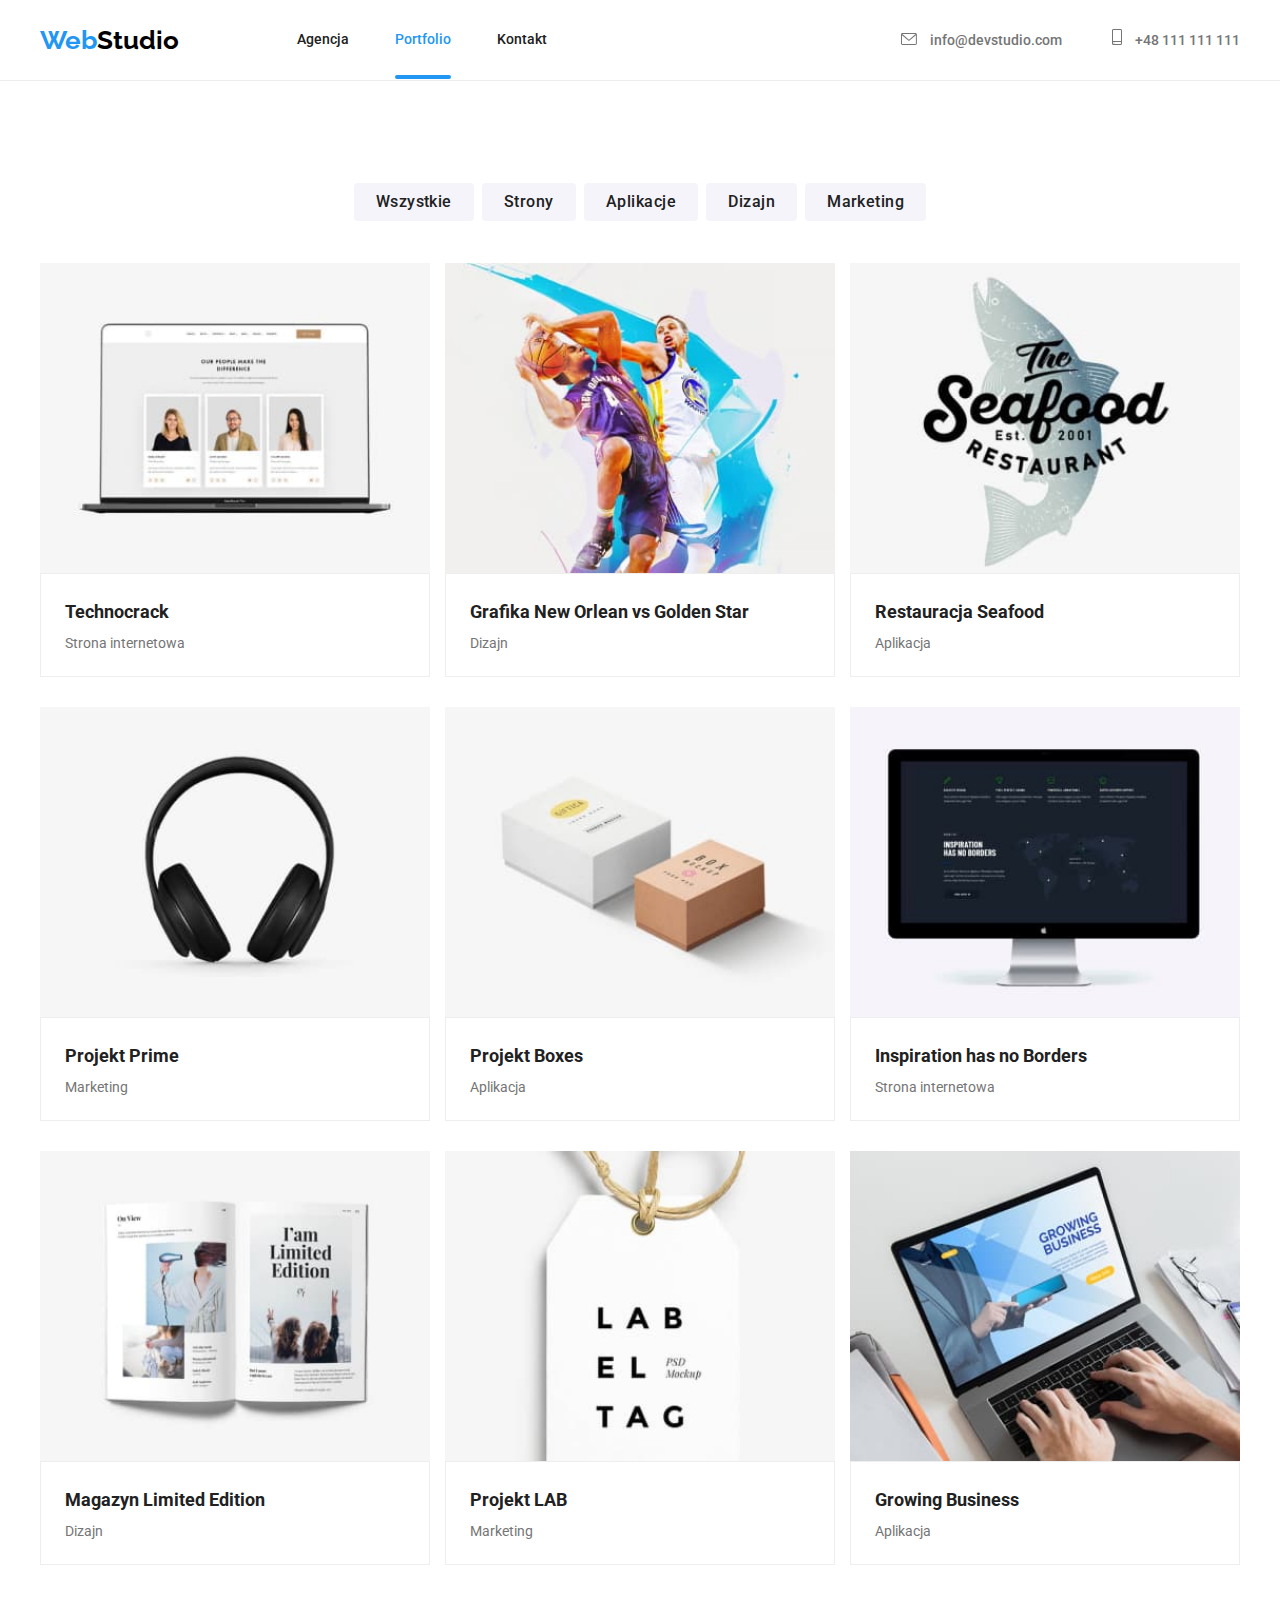
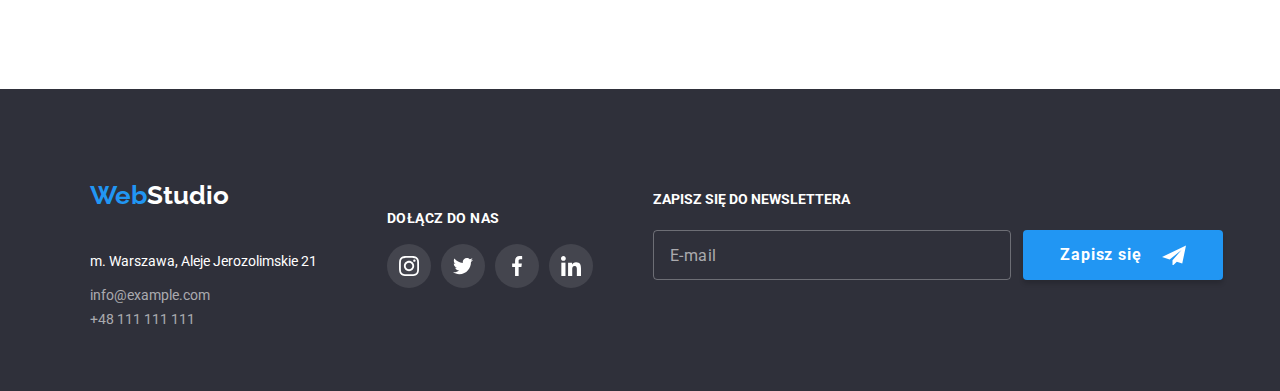
<file: portfolio.html>
<!DOCTYPE html>
<html lang="pl">
  <head>
    <link
    rel="stylesheet"
    href="https://cdnjs.cloudflare.com/ajax/libs/modern-normalize/1.0.0/modern-normalize.min.css"
    />
    <meta charset="utf-8" />
    <meta http-equiv="x-ua-compatible" content="ie=edge" />
    <meta name="viewport" content="width=device-width, initial-scale=1.0" />
    <link rel="stylesheet" href="./css/main.min.css" />
    <link rel="preconnect" href="https://fonts.googleapis.com" />
    <link rel="preconnect" href="https://fonts.gstatic.com" crossorigin />
    <link
      href="https://fonts.googleapis.com/css2?family=Raleway:wght@700&family=Roboto:ital,wght@0,400;0,500;0,700;0,900;1,400;1,500;1,700;1,900&display=swap"
      rel="stylesheet"
    />
    <meta name="viewport" content="width=device-width, initial-scale=1.0" />
    <title>WebStudio</title>
  </head>

  <body>
    <!-- Header -->
    <header class="header">
      <div class="container header__section">
            <a
              class="logo link"
              href="https://vigab.github.io/goit-markup-hw-08/"
            >
              <h2 class="logo__part1">Web<span class="logo__part2">Studio</span></h2>
            </a>
            <nav class="nav">
              <ul class="nav__list">
                <li class="nav__item">
                  <a class="nav__link link" href="index.html">Agencja</a>
                </li>
                <li class="nav__item">
                  <a class="nav__link nav__link--acitvepage link" href="portfolio.html">Portfolio</a>
                </li>
                <li class="nav__item">
                  <a class="nav__link link" href="kontakt.html">Kontakt</a>
                </li>
              </ul>
            </nav>
            <ul class="contact">
              <li class="contact__item">
                <a class="contact__link link" href="mailto:info@devstudio.com">
                  <svg class="contact__icon" width="16px" height="12px">
                    <use href="./images/icons.svg#icon-email"></use>
                  </svg>
                info@devstudio.com</a>
              </li>
              <li class="contact__item">
                <a class="contact__link link" href="tel:+48111111111"
                  >
                  <svg class="contact__icon" width="10px" height="16px">
                    <use href="./images/icons.svg#icon-tel"></use>
                  </svg>
                  +48 111 111 111</a
                >
              </li>
            </ul>
            <div class="mobile-overlay visually-hidden">
              <nav>
                <ul class="mobile-menu">
                  <li class="mobile-menu__item">
                    <a class="link mobile-menu__link" href="index.html">Agencja</a>
                  </li>
                  <li class="mobile-menu__item">
                    <a class="link mobile-menu__link" href="portfolio.html">Portfolio</a>
                  </li>
                  <li class="mobile-menu__item">
                    <a class="link mobile-menu__link" href="">Kontakt</a>
                  </li>
                </ul>
              </nav>
              <ul class="mobile-overlay__contacts">
                <li class="mobile-overlay__item">
                  <a class="link mobile-overlay__item--phone" href="tel:+48111111111"
                    >+48 111 111 111</a
                  >
                </li>
                <li class="mobile-overlay__item">
                  <a class="link mobile-overlay__item--email" href="mailto:info@devstudio.com"
                    >info@devstudio.com</a
                  >
                </li>
              </ul>
              <ul class="mobile-overlay__social-list">
                <li class="mobile-overlay__social-link">
                  <a href="" class="mobile-overlay__social link"> Instagram</a>
                </li>
                <li class="mobile-overlay__social-link">
                  <a href="" class="mobile-overlay__social link">Twitter</a>
                </li>
                <li class="mobile-overlay__social-link">
                  <a href="" class="mobile-overlay__social link">Facebook</a>
                </li>
                <li class="mobile-overlay__social-link">
                  <a href="" class="mobile-overlay__social link">LinkedIn</a>
                </li>
              </ul>
            </div>
            <button class="hamburger" aria-label="Menu">
              <span class="hamburger__container" tabindex="-1">
                <span class="hamburger__bars"></span>
              </span>
            </button>
          </div>
      </div>
    </header>
    <main>
      <!--Portfolio Buttons -->
      <section class="portfolio-buttons section">
        <div class="container">
          <ul class="portfolio-buttons__list">
            <li class="portfolio-buttons__item">
              <button type="button" class="button__portfolio">
                <span class="portfolio-buttons__text">Wszystkie</span>
              </button>
            </li>
            <li class="portfolio-buttons__item">
              <button type="button" class="button__portfolio">
                <span class="portfolio-buttons__text">Strony</span>
              </button>
            </li>
            <li class="portfolio-buttons__item">
              <button type="button" class="button__portfolio">
                <span class="portfolio-buttons__text">Aplikacje</span>
              </button>
            </li>
            <li class="portfolio-buttons__item">
              <button type="button" class="button__portfolio">
                <span class="portfolio-buttons__text">Dizajn</span>
              </button>
            </li>
            <li class="portfolio-buttons__item">
              <button type="button" class="button__portfolio">
                <span class="portfolio-buttons__text">Marketing</span>
              </button>
            </li>
          </ul>
        </div>
      <!--Portfolio Projects -->
        <div class="container portfolio-projects">
          <ul class="portfolio-projects__list">
            <li class="portfolio-projects__item transition">
              <figure class="portfolio-projects__picture">
                <img
                  class="portfolio-projects__img"
                  src="./images/Portfolio/mobile/project1-450x294-1x.jpg"
                  srcset="
                    ./images/Portfolio/mobile/project1-450x294-1x.jpg  450w,
                    ./images/Portfolio/mobile/project1-900x588@2x.jpg  900w,
                    ./images/Portfolio/tablet/project1-354x294-1x.jpg  354w,
                    ./images/Portfolio/tablet/project1-708x588@2x.jpg  708w,
                    ./images/Portfolio/desktop/project1-370x294-1x.jpg 370w,
                    ./images/Portfolio/desktop/project1-740x588@2x.jpg 740w
                  "
                  sizes="(min-width: 1200px) 370px,
                            (min-width: 768px) calc(50vw - 30px),
                            (min-width: 320px) calc(100vw - 30px)"
                  alt="laptop"
                />
                <div class="portfolio-projects__overlay">
                  <p class="portfolio-projects__overlay-text">
                    Technocrack jest popularną platformą wykorzystywaną do rozpowszechniania
                    koronawirusa. Firmy wykorzystują tę platformę do celów szpiegowskich i ataków na
                    niezabezpieczone serwery konkurencji
                  </p>
                </div>
                <figcaption class="portfolio-projects__text">
                  <span class="portfolio-projects__label">Technocrack</span>
                  <p class="portfolio-projects__category">Strona internetowa</p>
                </figcaption>
              </figure>
            </li>
            <li class="portfolio-projects__item transition">
              <figure class="portfolio-projects__picture">
                <img
                  class="portfolio-projects__img"
                  src="./images/Portfolio/mobile/project2-450x294-1x.jpg"
                  srcset="
                    ./images/Portfolio/mobile/project2-450x294-1x.jpg  450w,
                    ./images/Portfolio/mobile/project2-900x588@2x.jpg  900w,
                    ./images/Portfolio/tablet/project2-354x294-1x.jpg  354w,
                    ./images/Portfolio/tablet/project2-708x588@2x.jpg  708w,
                    ./images/Portfolio/desktop/project2-370x294-1x.jpg 370w,
                    ./images/Portfolio/desktop/project2-740x588@2x.jpg 740w
                  "
                  sizes="(min-width: 1200px) 370px,
                            (min-width: 768px) calc(50vw - 30px),
                            (min-width: 320px) calc(100vw - 30px)"
                  alt="koszykówka"
                />
                <div class="portfolio-projects__overlay">
                  <p class="portfolio-projects__overlay-text">
                    Technocrack jest popularną platformą wykorzystywaną do rozpowszechniania
                    koronawirusa. Firmy wykorzystują tę platformę do celów szpiegowskich i ataków na
                    niezabezpieczone serwery konkurencji
                  </p>
                </div>
                <figcaption class="portfolio-projects__text">
                  <span class="portfolio-projects__label">Grafika New Orlean vs Golden Star</span>
                  <p class="portfolio-projects__category">Dizajn</p>
                </figcaption>
              </figure>
            </li>
            <li class="portfolio-projects__item transition">
              <figure class="portfolio-projects__picture">
                <img
                  class="portfolio-projects__img"
                  src="./images/Portfolio/mobile/project3-450x294-1x.jpg"
                  srcset="
                    ./images/Portfolio/mobile/project3-450x294-1x.jpg  450w,
                    ./images/Portfolio/mobile/project3-900x588@2x.jpg  900w,
                    ./images/Portfolio/tablet/project3-354x294-1x.jpg  354w,
                    ./images/Portfolio/tablet/project3-708x588@2x.jpg  708w,
                    ./images/Portfolio/desktop/project3-370x294-1x.jpg 370w,
                    ./images/Portfolio/desktop/project3-740x588@2x.jpg 740w
                  "
                  sizes="(min-width: 1200px) 370px,
                            (min-width: 768px) calc(50vw - 30px),
                            (min-width: 320px) calc(100vw - 30px)"
                  alt="logo restauracji"
                />
                <div class="portfolio-projects__overlay">
                  <p class="portfolio-projects__overlay-text">
                    Technocrack jest popularną platformą wykorzystywaną do rozpowszechniania
                    koronawirusa. Firmy wykorzystują tę platformę do celów szpiegowskich i ataków na
                    niezabezpieczone serwery konkurencji
                  </p>
                </div>
                <figcaption class="portfolio-projects__text">
                  <span class="portfolio-projects__label">Restauracja Seafood</span>
                  <p class="portfolio-projects__category">Aplikacja</p>
                </figcaption>
              </figure>
            </li>
            <li class="portfolio-projects__item transition">
              <figure class="portfolio-projects__picture">
                <img
                  class="portfolio-projects__img"
                  src="./images/Portfolio/mobile/project4-450x294-1x.jpg"
                  srcset="
                    ./images/Portfolio/mobile/project4-450x294-1x.jpg  450w,
                    ./images/Portfolio/mobile/project4-900x588@2x.jpg  900w,
                    ./images/Portfolio/tablet/project4-354x294-1x.jpg  354w,
                    ./images/Portfolio/tablet/project4-708x588@2x.jpg  708w,
                    ./images/Portfolio/desktop/project4-370x294-1x.jpg 370w,
                    ./images/Portfolio/desktop/project4-740x588@2x.jpg 740w
                  "
                  sizes="(min-width: 1200px) 370px,
                            (min-width: 768px) calc(50vw - 30px),
                            (min-width: 320px) calc(100vw - 30px)"
                  alt="słuchawki"
                />
                <div class="portfolio-projects__overlay">
                  <p class="portfolio-projects__overlay-text">
                    Technocrack jest popularną platformą wykorzystywaną do rozpowszechniania
                    koronawirusa. Firmy wykorzystują tę platformę do celów szpiegowskich i ataków na
                    niezabezpieczone serwery konkurencji
                  </p>
                </div>
                <figcaption class="portfolio-projects__text">
                  <span class="portfolio-projects__label">Projekt Prime</span>
                  <p class="portfolio-projects__category">Marketing</p>
                </figcaption>
              </figure>
            </li>
            <li class="portfolio-projects__item transition">
              <figure class="portfolio-projects__picture">
                <img
                  class="portfolio-projects__img"
                  src="./images/Portfolio/mobile/project5-450x294-1x.jpg"
                  srcset="
                    ./images/Portfolio/mobile/project5-450x294-1x.jpg  450w,
                    ./images/Portfolio/mobile/project5-900x588@2x.jpg  900w,
                    ./images/Portfolio/tablet/project5-354x294-1x.jpg  354w,
                    ./images/Portfolio/tablet/project5-708x588@2x.jpg  708w,
                    ./images/Portfolio/desktop/project5-370x294-1x.jpg 370w,
                    ./images/Portfolio/desktop/project5-740x588@2x.jpg 740w
                  "
                  sizes="(min-width: 1200px) 370px,
                            (min-width: 768px) calc(50vw - 30px),
                            (min-width: 320px) calc(100vw - 30px)"
                  alt="pudełka"
                />
                <div class="portfolio-projects__overlay">
                  <p class="portfolio-projects__overlay-text">
                    Technocrack jest popularną platformą wykorzystywaną do rozpowszechniania
                    koronawirusa. Firmy wykorzystują tę platformę do celów szpiegowskich i ataków na
                    niezabezpieczone serwery konkurencji
                  </p>
                </div>
                <figcaption class="portfolio-projects__text">
                  <span class="portfolio-projects__label">Projekt Boxes</span>
                  <p class="portfolio-projects__category">Aplikacja</p>
                </figcaption>
              </figure>
            </li>
            <li class="portfolio-projects__item transition">
              <figure class="portfolio-projects__picture">
                <img
                  class="portfolio-projects__img"
                  src="./images/Portfolio/mobile/project6-450x294-1x.jpg"
                  srcset="
                    ./images/Portfolio/mobile/project6-450x294-1x.jpg  450w,
                    ./images/Portfolio/mobile/project6-900x588@2x.jpg  900w,
                    ./images/Portfolio/tablet/project6-354x294-1x.jpg  354w,
                    ./images/Portfolio/tablet/project6-708x588@2x.jpg  708w,
                    ./images/Portfolio/desktop/project6-370x294-1x.jpg 370w,
                    ./images/Portfolio/desktop/project6-740x588@2x.jpg 740w
                  "
                  sizes="(min-width: 1200px) 370px,
                            (min-width: 768px) calc(50vw - 30px),
                            (min-width: 320px) calc(100vw - 30px)"
                  alt="mapa w laptopie"
                />
                <div class="portfolio-projects__overlay">
                  <p class="portfolio-projects__overlay-text">
                    Technocrack jest popularną platformą wykorzystywaną do rozpowszechniania
                    koronawirusa. Firmy wykorzystują tę platformę do celów szpiegowskich i ataków na
                    niezabezpieczone serwery konkurencji
                  </p>
                </div>
                <figcaption class="portfolio-projects__text">
                  <span class="portfolio-projects__label">Inspiration has no Borders</span>
                  <p class="portfolio-projects__category">Strona internetowa</p>
                </figcaption>
              </figure>
            </li>
            <li class="portfolio-projects__item transition">
              <figure class="portfolio-projects__picture">
                <img
                  class="portfolio-projects__img"
                  src="./images/Portfolio/mobile/project7-450x294-1x.jpg"
                  srcset="
                    ./images/Portfolio/mobile/project7-450x294-1x.jpg  450w,
                    ./images/Portfolio/mobile/project7-900x588@2x.jpg  900w,
                    ./images/Portfolio/tablet/project7-354x294-1x.jpg  354w,
                    ./images/Portfolio/tablet/project7-708x588@2x.jpg  708w,
                    ./images/Portfolio/desktop/project7-370x294-1x.jpg 370w,
                    ./images/Portfolio/desktop/project7-740x588@2x.jpg 740w
                  "
                  sizes="(min-width: 1200px) 370px,
                            (min-width: 768px) calc(50vw - 30px),
                            (min-width: 320px) calc(100vw - 30px)"
                  alt="czasopismo"
                />
                <div class="portfolio-projects__overlay">
                  <p class="portfolio-projects__overlay-text">
                    Technocrack jest popularną platformą wykorzystywaną do rozpowszechniania
                    koronawirusa. Firmy wykorzystują tę platformę do celów szpiegowskich i ataków na
                    niezabezpieczone serwery konkurencji
                  </p>
                </div>
                <figcaption class="portfolio-projects__text">
                  <span class="portfolio-projects__label">Magazyn Limited Edition</span>
                  <p class="portfolio-projects__category">Dizajn</p>
                </figcaption>
              </figure>
            </li>
            <li class="portfolio-projects__item transition">
              <figure class="portfolio-projects__picture">
                <img
                  class="portfolio-projects__img"
                  src="./images/Portfolio/mobile/project8-450x294-1x.jpg"
                  srcset="
                    ./images/Portfolio/mobile/project8-450x294-1x.jpg  450w,
                    ./images/Portfolio/mobile/project8-900x588@2x.jpg  900w,
                    ./images/Portfolio/tablet/project8-354x294-1x.jpg  354w,
                    ./images/Portfolio/tablet/project8-708x588@2x.jpg  708w,
                    ./images/Portfolio/desktop/project8-370x294-1x.jpg 370w,
                    ./images/Portfolio/desktop/project8-740x588@2x.jpg 740w
                  "
                  sizes="(min-width: 1200px) 370px,
                            (min-width: 768px) calc(50vw - 30px),
                            (min-width: 320px) calc(100vw - 30px)"
                  alt="zawieszka"
                />
                <div class="portfolio-projects__overlay">
                  <p class="portfolio-projects__overlay-text">
                    Technocrack jest popularną platformą wykorzystywaną do rozpowszechniania
                    koronawirusa. Firmy wykorzystują tę platformę do celów szpiegowskich i ataków na
                    niezabezpieczone serwery konkurencji
                  </p>
                </div>
                <figcaption class="portfolio-projects__text">
                  <span class="portfolio-projects__label">Projekt LAB</span>
                  <p class="portfolio-projects__category">Marketing</p>
                </figcaption>
              </figure>
            </li>
            <li class="portfolio-projects__item transition">
              <figure class="portfolio-projects__picture">
                <img
                  class="portfolio-projects__img"
                  src="./images/Portfolio/mobile/project9-450x294-1x.jpg"
                  srcset="
                    ./images/Portfolio/mobile/project9-450x294-1x.jpg  450w,
                    ./images/Portfolio/mobile/project9-900x588@2x.jpg  900w,
                    ./images/Portfolio/tablet/project9-354x294-1x.jpg  354w,
                    ./images/Portfolio/tablet/project9-708x588@2x.jpg  708w,
                    ./images/Portfolio/desktop/project9-370x294-1x.jpg 370w,
                    ./images/Portfolio/desktop/project9-740x588@2x.jpg 740w
                  "
                  sizes="(min-width: 1200px) 370px,
                            (min-width: 768px) calc(50vw - 30px),
                            (min-width: 320px) calc(100vw - 30px)"
                  alt="praca przy laptopie"
                />
                <div class="portfolio-projects__overlay">
                  <p class="portfolio-projects__overlay-text">
                    Technocrack jest popularną platformą wykorzystywaną do rozpowszechniania
                    koronawirusa. Firmy wykorzystują tę platformę do celów szpiegowskich i ataków na
                    niezabezpieczone serwery konkurencji
                  </p>
                </div>
                <figcaption class="portfolio-projects__text">
                  <span class="portfolio-projects__label">Growing Business</span>
                  <p class="portfolio-projects__category">Aplikacja</p>
                </figcaption>
              </figure>
            </li>
          </ul> 
        </div>
      </section>
    </main>
    <!-- Footer -->
    <footer class="footer">
      <div class="container footer__container">
        <div class="test">
        <div class="footer__left-side">
            <a
            class="logo link"
            href="https://vigab.github.io/goit-markup-hw-08/"
          >
            <h2 class="logo__part1">Web<span class="logo__part2--color-white">Studio</span></h2>
          </a>
          <address>
            <ul class="footer__contact-list">
              <li class="footer__contact-item">
                <p class="footer__address link">m. Warszawa, Aleje Jerozolimskie 21</p>
              </li>
              <li class="footer__contact-item">
                <a class="footer__contact link" href="info@example.com"
                  >info@example.com</a
                >
              </li>
              <li class="footer__contact-item">
                <a class="footer__contact link" href="tel:+48111111111"
                  >+48 111 111 111</a
                >
              </li>
            </ul>
          </address>
          </div>
          
          <div class="footer__right-side">
            <h6 class="footer__join-us">DOŁĄCZ DO NAS</h6>
            <ul class="footer-social">
              <li>
                <a href="" class="footer-social__item">
                  <svg class="footer-social__icon" width="20" height="20">
                    <use href="./images/icons.svg#icon-instagram"></use>
                  </svg>
                </a>
              </li>
              <li>
                <a href="" class="footer-social__item">
                  <svg class="footer-social__icon" width="20" height="20">
                    <use href="./images/icons.svg#icon-twitter"></use>
                  </svg>
                </a>
              </li>
              <li>
                <a href="" class="footer-social__item">
                  <svg class="footer-social__icon" width="20" height="20">
                    <use href="./images/icons.svg#icon-facebook"></use>
                  </svg>
                </a>
              </li>
              <li>
                <a href="" class="footer-social__item">
                  <svg class="footer-social__icon" width="20" height="20">
                    <use href="./images/icons.svg#icon-linkedin"></use>
                  </svg>
                </a>
              </li>
            </ul>
          </div>
          </div>
        
          <div class="newsletter">
            <p class="newsletter__text">Zapisz się do newslettera</p>
              <div class="newsletter__form">
                <label class="newsletter__label" for="newsletter-mail"></label>
                <input class="newsletter__input" type="email" name="newsletter-mail" id="newsletter-mail" placeholder="E-mail" required="required">
                <button class="button button__newsletter" type="submit">Zapisz się</button>
          </div>
        </div>
      </div>
      </footer>
    <script src="./js/menu-mobile.js"></script>
  </body>
</html>
</file>
<file: css/main.min.css>
body{font-family:"Roboto";color:#000;margin:0}*,*::before,*::after{box-sizing:border-box}ul{list-style-type:none}.link{text-decoration:none}h1,h2,h3,h4,h5,h6,p,ul{margin:0;padding:0}.container{max-width:100%;margin:0 auto;padding-left:15px;padding-right:15px;position:relative}.container--specification{padding-bottom:0px}.container--offer{padding-bottom:60px}@media(min-width: 480px){.container{min-width:480px}}@media(min-width: 768px){.container{min-width:765px}}@media(min-width: 1200px){.container{width:1200px;padding-left:0px;padding-right:0px}}.section{padding-top:60px;padding-bottom:60px}@media(min-width: 1200px){.section{padding-top:94px;padding-bottom:94px}}:root{--main-accent-color: #2196F3;--dark-text-color: #212121;--main-color: #757575;--background-dark-color: #2F303A;--button-portfolio-color: #F5F4FA;--background-light-color: #F5F4FA;--social-icon-color: #AFB1B8}.is-hidden{opacity:0;visibility:hidden;pointer-events:none}.visually-hidden{position:absolute;clip:rect(1px 1px 1px 1px);clip:rect(1px, 1px, 1px, 1px);padding:0;border:0;height:1px;width:1px;overflow:hidden}.section__title{font-size:36px;font-weight:700;text-align:center;color:var(--dark-text-color);line-height:1.17em;margin-bottom:50px;padding-bottom:50px;letter-spacing:.03em;margin-bottom:0px}.button{cursor:pointer;font-size:16px;font-weight:700;text-align:center;box-shadow:0px 4px 4px rgba(0,0,0,.15);border-radius:4px;transition:250ms cubic-bezier(0.4, 0, 0.2, 1);letter-spacing:.06em}.button__newsletter{display:inline-flex;align-items:center;justify-content:center;border:none;margin-left:0px;padding:8px 29px;background-color:var(--main-accent-color);box-shadow:0px 4px 4px rgba(0,0,0,.15);color:#fff;min-height:43px;margin-left:12px;width:200px;height:50px;margin-top:15px}.button__newsletter:focus,.button__newsletter:hover{background-color:rgba(33,150,243,.8);box-shadow:0px 4px 4px rgba(0,0,0,.25)}.button__newsletter::after{content:"";display:inline-block;width:24px;height:20px;margin-left:10px;background-image:url(../images/newsletter-button.svg);margin-left:20px}.button__form{display:flex;align-items:center;justify-content:center;margin:0 auto;padding:10px 56px;border:none;text-decoration:none;font-family:"Roboto";font-style:normal;line-height:1.87;background-color:var(--main-accent-color);color:#fff;transition:background-color 250ms cubic-bezier(0.4, 0, 0.2, 1)}.button__form:hover,.button__form:focus{background-color:rgba(33,150,243,.8)}.button__portfolio{background-color:var(--button-portfolio-color);cursor:pointer;border:0px;padding:6px 22px;border-radius:4px;transition:250ms cubic-bezier(0.4, 0, 0.2, 1)}.button__portfolio:hover,.button__portfolio:focus{background-color:var(--main-accent-color);box-shadow:0px 4px 4px rgba(0,0,0,.25)}.button__portfolio:hover>span,.button__portfolio:focus>span{color:#fff}.hero__button{background-color:var(--main-accent-color);border:0px;color:#fff;line-height:1.875em;padding:10px 42px}.hero__button:hover,.hero__button:focus{background-color:rgba(33,150,243,.8);box-shadow:0px 4px 4px rgba(0,0,0,.25)}.close-btn{position:absolute;display:flex;align-items:center;justify-content:center;top:8px;right:8px;width:30px;height:30px;background-color:#fff;border:1px solid rgba(0,0,0,.1);border-radius:50%;cursor:pointer;transition:250ms cubic-bezier(0.4, 0, 0.2, 1)}.close-btn:focus,.close-btn:hover{color:var(--main-blue);border-color:var(--main-blue);fill:var(--main-blue)}.hamburger{position:absolute;right:15px;margin:0;padding:0;border:0;background-color:rgba(0,0,0,0);cursor:pointer}.hamburger:focus>.hamburger__container{box-shadow:0 0 2px 2px --main-accent-color}.hamburger__container:focus{outline:none}.hamburger__container{display:flex;align-items:center;position:relative;width:25px;height:30px}.hamburger__bars{position:absolute;width:25px;height:3px;background-color:var(--dark-text-color);z-index:1003;transition:transform 220ms ease-in-out}.hamburger__bars::before,.hamburger__bars::after{display:block;position:absolute;width:25px;height:3px;background-color:var(--dark-text-color);content:""}.hamburger__bars::before{top:-8px;transition:top 100ms 250ms ease-in,transform 220ms ease-in-out}.hamburger__bars::after{bottom:-8px;transition:bottom 100ms 250ms ease-in,transform 220ms ease-in-out}.hamburger__bars:hover{background-color:var(--main-accent-color)}.hamburger__bars:hover::before,.hamburger__bars:hover::after{background-color:var(--main-accent-color)}.hamburger--active .hamburger__bars{transform:rotate(225deg);transition:transform 220ms 120ms ease-in-out;z-index:1}.hamburger--active .hamburger__bars::before{top:0;transition:top 100ms ease-out}.hamburger--active .hamburger__bars::after{bottom:0;transform:rotate(-90deg);transition:bottom 100ms ease-out,transform 220ms 120ms ease-in-out}@media screen and (min-width: 768px){.hamburger{display:none}}.mobile-menu{padding-left:20px;list-style:none;font-weight:500;font-size:14px;line-height:1.14;align-items:center}.mobile-menu__item{position:relative}.mobile-menu__link{color:var(--dark-text-color);font-size:3em;line-height:2em}.mobile-menu__link:hover{color:var(--main-accent-color)}.mobile-overlay{position:fixed;top:0;left:0;right:0;bottom:0;background:#fff;box-shadow:0px 4px 8px rgba(0,0,0,.04),0px 2px 4px rgba(0,0,0,.08),0px 1px 3px rgba(0,0,0,.16);z-index:1}.mobile-overlay__contacts{padding-left:20px;list-style:none;margin-top:5em}.mobile-overlay__item{font-size:2em;line-height:2em}.mobile-overlay__item--phone{color:var(--main-accent-color)}.mobile-overlay__item--email{color:var(--main-color)}.mobile-overlay__social-list{padding-left:20px;font-size:1em;list-style:none;display:flex;flex-wrap:wrap}.mobile-overlay__social{color:var(--main-accent-color);list-style:none;padding:0 15px 0 0;line-height:1.5em}.mobile-overlay__social-link+.mobile-overlay__social-link{border-left:1px solid gray;padding:0 10px}.header{margin-left:0;border-bottom:1px solid #ececec;background:#fff}.header__section{display:flex;align-items:center;height:80px;justify-content:flex-start}.logo__part1{color:var(--main-accent-color);font-size:26px;font-family:"Raleway";font-weight:700;line-height:1.19;font-weight:700;font-style:normal}.logo__part2{color:#000}@media(max-width: 767px){.nav,.contact{display:none}}@media(min-width: 1200px){.logo{margin-right:93px}}.nav__list{font-weight:500;font-size:14px;line-height:1.14;align-items:center;display:flex;margin-right:50px}.nav__link{margin-right:46px;position:relative;color:var(--dark-text-color);transition:250ms cubic-bezier(0.4, 0, 0.2, 1)}.nav__link:focus,.nav__link:hover{color:var(--main-accent-color)}.nav__link--acitvepage{color:var(--main-accent-color)}.nav__link--acitvepage::after{content:"";position:absolute;display:block;width:100%;height:4px;border-radius:2px;bottom:-32px;background-color:var(--main-accent-color)}@media(min-width: 768px){.nav__list{display:flex;justify-content:center;margin-left:7.5em;width:100%}}@media(min-width: 1200px){.nav__list{margin-left:0}}.contact{flex-wrap:wrap;align-items:center;margin-left:auto;justify-content:flex-end}.contact__item:first-child{margin-right:50px}.contact__icon{fill:currentColor;margin-right:10px}.contact__icon:hover,.contact__icon:focus{fill:currentColor}.contact__link{transition:250ms cubic-bezier(0.4, 0, 0.2, 1);font-weight:500;font-size:14px;line-height:1.14em;color:var(--main-color)}.contact__link:hover,.contact__link:focus{color:var(--main-accent-color);fill:var(--main-accent-color)}@media(min-width: 768px){.contact.section__list{display:flex;flex-wrap:wrap;width:25%;text-align:left}.contact__item{width:100%;line-height:1.5em}}@media(min-width: 1200px){.contact{margin:0;padding:0;list-style-type:none;display:flex;justify-content:space-between;flex-flow:wrap;margin-left:auto}.contact__item:first-child{margin-right:50px}.contact.section__list{display:flex;flex-wrap:nowrap;width:auto}.contact__item{width:auto}}.hero{max-width:100%;margin:0 auto;background-color:var(--background-dark);background-image:linear-gradient(rgba(47, 48, 58, 0.4), rgba(47, 48, 58, 0.4)),url("../images/background/mobile/banner-mobile-480x400-1x.jpg");background-repeat:no-repeat;background-position:center;background-size:cover;display:flex;flex-direction:column;justify-content:center;align-items:center;text-align:center;padding-top:118px;padding-bottom:170px;background-color:var(--background-dark)}.hero__text{color:#fff;font-size:26px;line-height:1.61;text-shadow:0px 4px 4px 0px #000 25%;text-align:center;max-width:365px;margin-bottom:50px;margin:0 auto 30px}@media(min-width: 768px)and (max-width: 1199px){.hero{background-image:linear-gradient(rgba(47, 48, 58, 0.4), rgba(47, 48, 58, 0.4)),url("../images/background/tablet/banner-tablet-768x400-1x.jpg")}}@media screen and (-webkit-min-device-pixel-ratio: 2),screen and (min-resolution: 192dpi),screen and (min-resolution: 2dppx){.hero{background-image:linear-gradient(rgba(47, 48, 58, 0.4), rgba(47, 48, 58, 0.4)),url("../images/background/mobile/banner-mobile-960x800@2x.jpg")}}@media screen and (min-width: 768px)and (max-width: 1199px)and (-webkit-min-device-pixel-ratio: 2),screen and (min-width: 768px)and (max-width: 1199px)and (min-resolution: 192dpi),screen and (min-width: 768px)and (max-width: 1199px)and (min-resolution: 2dppx){.hero{background-image:linear-gradient(rgba(47, 48, 58, 0.4), rgba(47, 48, 58, 0.4)),url("../images/background/tablet/banner-tablet-1536x800@2x.jpg")}}@media screen and (min-width: 1200px)and (-webkit-min-device-pixel-ratio: 2),screen and (min-width: 1200px)and (min-resolution: 192dpi),screen and (min-width: 1200px)and (min-resolution: 2dppx){.hero{background-image:linear-gradient(rgba(47, 48, 58, 0.4), rgba(47, 48, 58, 0.4)),url("../images/background/desktop/banner-desktop-3200x1200@2x.jpg")}}@media(min-width: 768px)and (max-width: 1199px){.hero{background-image:linear-gradient(rgba(47, 48, 58, 0.4), rgba(47, 48, 58, 0.4)),url("../images/background/tablet/banner-tablet-768x400-1x.jpg")}}@media(min-width: 1200px){.hero{background-color:var(--background-dark);text-align:center;padding:200px 0;background-size:cover;background-image:linear-gradient(rgba(47, 48, 58, 0.4), rgba(47, 48, 58, 0.4)),url("../images/background/desktop/banner-desktop-1600x600-1x.jpg");max-width:100%;max-height:600px}.hero__text{color:#fff;font-size:44px;font-weight:900;text-align:center;line-height:1.36em;max-width:600px;margin:0 auto 30px}}@media screen and (-webkit-min-device-pixel-ratio: 2),screen and (min-resolution: 192dpi),screen and (min-resolution: 2dppx){.hero{background-image:linear-gradient(rgba(47, 48, 58, 0.4), rgba(47, 48, 58, 0.4)),url("../images/background/mobile/banner-mobile-960x800@2x.jpg")}}@media screen and (min-width: 768px)and (max-width: 1199px)and (-webkit-min-device-pixel-ratio: 2),screen and (min-width: 768px)and (max-width: 1200px)and (min-resolution: 192dpi),screen and (min-width: 768px)and (max-width: 1200px)and (min-resolution: 2dppx){.hero{background-image:linear-gradient(rgba(47, 48, 58, 0.4), rgba(47, 48, 58, 0.4)),url("../images/background/tablet/banner-tablet-1536x800@2x.jpg")}}@media screen and (min-width: 1200px)and (-webkit-min-device-pixel-ratio: 2),screen and (min-width: 1200px)and (min-resolution: 192dpi),screen and (min-width: 1200px)and (min-resolution: 2dppx){.hero{background-image:linear-gradient(rgba(47, 48, 58, 0.4), rgba(47, 48, 58, 0.4)),url("../images/background/desktop/banner-desktop-3200x1200@2x.jpg")}}.assets__list{display:flex;list-style-type:none;flex-wrap:wrap;margin-bottom:-30px;justify-content:space-between}.assets__item{margin-bottom:30px}.assets__title{font-weight:700;font-size:14px;text-transform:uppercase;color:var(--dark-text-color);line-height:1.14em;margin-bottom:10px;letter-spacing:.03em}.assets__text{font-size:14px;color:var(--main-color);line-height:1.71em;letter-spacing:.03em}.assets__icon{display:flex;height:120px;align-items:center;justify-content:center;flex-direction:column;margin-bottom:30px;background-color:var(--background-light-color)}@media screen and (min-width: 768px){.assets{padding-bottom:0px}.assets__list{flex-flow:wrap;gap:30px}.assets__item,.assets__icon{flex-basis:calc((100% - 30px)/2)}}@media screen and (min-width: 1200px){.assets__list{flex-flow:nowrap}.assets__text{margin:0}}.we-do__list{display:flex;flex-wrap:wrap;margin-bottom:-30px;justify-content:space-between}.we-do__item{margin-bottom:30px;position:relative}.we-do__addon{width:100%;position:absolute;bottom:3px;left:0;padding:27px 0px;font-weight:bold;font-size:14px;line-height:1.14;text-align:center;text-transform:uppercase;color:#fff;background-color:rgba(47,48,58,.8)}@media(max-width: 1199px){.we-do{display:none}}.team{background-color:var(--background-light-color)}.team__list{list-style-type:none;display:flex;flex-wrap:wrap;justify-content:space-between}.team__item{background-color:#fff;text-align:center;box-shadow:0px 1px 3px rgba(0,0,0,.12),0px 1px 1px rgba(0,0,0,.14),0px 2px 1px rgba(0,0,0,.2);border-radius:0px 0px 4px 4px}.team__image{margin:0px;display:block}.team__name{font-weight:500;font-size:16px;text-align:center;color:var(--dark-text-color);line-height:1.19em;padding-top:30px;margin-bottom:10px}.team__occupation{font-size:16px;text-align:center;color:var(--main-color);line-height:1.19em;padding-bottom:18px}.team-icons__list{display:flex;justify-content:center;padding-bottom:30px}.team-icons__item{display:flex;align-items:center;justify-content:center;fill:var(--social-icon-color);width:44px;height:44px;border-radius:50%;margin-right:10px;transition:250ms cubic-bezier(0.4, 0, 0.2, 1)}.team-icons__item:hover,.team-icons__item:focus{background-color:var(--main-accent-color);fill:#fff}@media(max-width: 1199px){.team__item{margin-bottom:20px}}.customers{display:flex;margin-bottom:-30px;max-width:100%;margin:0 auto;padding-left:15px;padding-right:15px;position:relative}.customers__item{display:flex;justify-content:center;align-items:center;flex-wrap:wrap;flex-basis:calc((100% - 30px)/2);margin:0 0 30px}.customers__icon{max-width:106px;height:60px}.customers__link{display:flex;justify-content:center;align-items:center;width:100%;height:92px;border:1px solid var(--social-icon-color);border-radius:4px;fill:var(--social-icon-color);transition:250ms cubic-bezier(0.4, 0, 0.2, 1);transition-property:fill,border}.customers__link:hover,.customers__link:focus{fill:var(--main-accent-color);border:1px solid var(--main-accent-color);cursor:pointer}@media(min-width: 768px){.customers__item{flex-basis:calc((100% - 30px)/3)}}@media(min-width: 1200px){.customers__list{display:flex;justify-content:center}.customers__item{margin-right:30px}}.footer{background-color:var(--background-dark-color);padding:60px 0;margin-left:auto}.footer__left-side{text-align:center}.footer .logo__part2--color-white{color:#fff}.footer__address{color:#fff;transition:250ms cubic-bezier(0.4, 0, 0.2, 1);font-size:14px;line-height:1.71em;font-style:normal;padding-top:20px;padding-bottom:10px}.footer__address:focus,.footer__address:hover{color:var(--main-accent-color);cursor:pointer}.footer__contact{color:rgba(255,255,255,.6);transition:250ms cubic-bezier(0.4, 0, 0.2, 1);font-size:14px;line-height:1.71em;font-style:normal}.footer__contact:focus,.footer__contact:hover{color:var(--main-accent-color)}.footer__right-side{text-align:center;padding-top:30px}.footer__join-us{color:#fff;font-family:"Roboto";font-style:normal;font-weight:700;font-size:14px;line-height:16px;letter-spacing:.03em;text-transform:uppercase}.footer-social{display:flex;justify-content:center;margin-top:18px}.footer-social__item{fill:#fff;background:rgba(255,255,255,.1);margin-right:10px;display:flex;align-items:center;justify-content:center;width:44px;height:44px;border-radius:50%;transition:250ms cubic-bezier(0.4, 0, 0.2, 1)}.footer-social__item:hover,.footer-social__item:focus{background-color:var(--main-accent-color)}.newsletter{text-align:center}.newsletter__text{padding:50px 0px 10px 0px;margin-bottom:20px;font-weight:700;font-size:14px;line-height:1.14px;text-transform:uppercase;color:#fff}.newsletter__form{display:flex;align-items:center;flex-direction:column}.newsletter__input{width:358px;margin:0;padding:13px 16px;border-radius:4px;border:1px solid rgba(255,255,255,.3);background-color:var(--background-dark);color:#fff;height:50px}.newsletter__input::placeholder{font-size:16px;line-height:1.25;color:rgba(255,255,255,.6);letter-spacing:.03em}@media(min-width: 768px){.test{display:flex;padding-left:50px;padding-right:50px}.footer__right-side{margin-left:auto}}@media(min-width: 1200px){.footer__container{display:flex;align-items:baseline}.footer__left-side{margin-right:70px;text-align:left}.footer__right-side{text-align:left}.newsletter__form{display:flex;flex-direction:row}.newsletter__text{display:flex}.button__newsletter{margin-top:0}}.modal{width:320px;min-height:581px;background-color:#fff;position:relative;transform:scale(1);transition:1000ms cubic-bezier(0.04, 0.25, 0.2, 1);box-shadow:0px 1px 3px rgba(0,0,0,.12),0px 1px 1px rgba(0,0,0,.14),0px 2px 1px rgba(0,0,0,.2);border-radius:4px}@media(min-width: 480px){.modal{width:450px}}@media(min-width: 1200px){.modal{width:528px}}.backdrop{position:fixed;display:flex;align-items:center;justify-content:center;width:100vw;height:100vh;background-color:rgba(0,0,0,.2);top:0;transition:500ms}.form{width:320px;margin-left:auto;margin-right:auto;padding:40px}@media(min-width: 480px){.form{width:450px}}@media(min-width: 1200px){.form{width:528px}}.form__input:focus+.form__icon{fill:var(--main-accent-color)}.form--margin-top{margin-top:12px}.form__title{padding-left:30px;font-weight:bold;font-size:20px;line-height:1.15;letter-spacing:.03em;color:var(--lighter-black)}.form__field{position:relative;display:flex;flex-direction:column;margin-bottom:10px}.form__label,.form__comment-label{font-size:12px;line-height:1.17;letter-spacing:.01em;color:var(--main-grey);margin-bottom:4px}.form__input{width:100%;margin:0;padding:11px 42px;border:1px solid rgba(33,33,33,.2);border-radius:4px;transition:border-color 250ms cubic-bezier(0.4, 0, 0.2, 1)}.form__input:focus{outline:none;border-color:var(--main-accent-color)}.form__icon{position:absolute;top:50%;left:15px;transform:translateY(25%);display:inline-block}.form__field{position:relative;display:flex;flex-direction:column;margin-bottom:10px}.form__comment-label{font-size:12px;line-height:1.17;letter-spacing:.01em;color:var(--main-grey);margin-bottom:4px}.form__comment{resize:none;border:1px solid rgba(33,33,33,.2);border-radius:4px;padding:12px 16px;font-size:12px;line-height:1.17;letter-spacing:.01em;height:120px;transition:border-color 250ms cubic-bezier(0.4, 0, 0.2, 1)}.form__comment:focus{outline:none;border-color:var(--main-accent-color)}.form__accept{padding-left:14px;margin-top:25px;margin-bottom:30px}.form__checkbox{position:absolute;width:1px;height:1px;margin:-1px;padding:0;overflow:hidden;border:0;clip:rect(0 0 0 0)}.form__checkbox:checked+.icon__check{background-image:url(../images/check.svg);background-position:center;background-repeat:no-repeat;background-color:var(--main-accent-color);background-origin:border-box;border-color:var(--main-accent-color)}.icon__check{display:inline-block;width:16px;height:15px;border:2px solid #212121;border-radius:2px;margin-right:7px}.rules__label{display:flex;align-items:center;font-size:14px;line-height:1.71;color:var(--dark-text-color)}.rules__link,.rules__policy{margin-left:4px;margin-right:4px;color:#2196f3}.portfolio-buttons__list{display:flex;justify-content:center;list-style-type:none;flex-wrap:wrap;margin-left:-8px;margin-bottom:-8px;padding-bottom:50px}.portfolio-buttons__item{margin-left:8px;margin-top:8px}.portfolio-buttons__text{font-size:16px;font-weight:500;line-height:1.62em;color:var(--dark-text-color);text-align:center;letter-spacing:.03em}.portfolio-projects__list{list-style-type:none;display:block;padding:0;margin:0}.portfolio-projects__item{position:relative;width:100%;transition-property:box-shadow}.portfolio-projects__item:hover,.portfolio-projects__item:active{box-shadow:0px 1px 1px 0px rgba(0,0,0,.12),0px 4px 4px 0px rgba(0,0,0,.06),1px 4px 6px 0px rgba(0,0,0,.16);cursor:pointer}.portfolio-projects__item:not(:last-child){margin-bottom:30px}.portfolio-projects__picture{margin:0;position:relative;overflow:hidden}.portfolio-projects__picture:hover .portfolio-projects__overlay,.portfolio-projects__picture:focus .portfolio-projects__overlay{box-shadow:0px 4px 4px rgba(0,0,0,.25);transform:translatey(0%)}.portfolio-projects__img{display:block;width:100%}.portfolio-projects__overlay{position:absolute;top:0px;left:0px;background-color:rgba(33,150,243,.9);box-shadow:0px 4px 4px rgba(0,0,0,.25);color:#fff;width:100%;max-width:100%;height:100%;padding:16px 24px;transform:translatey(100%);transition:transform 250ms ease}.portfolio-projects__overlay-text{position:absolute;font-size:18px;line-height:1.56;color:#fff}.portfolio-projects__text{transform:translateY(0);background-color:#fff;padding:20px 24px;border:1px solid #eee}.portfolio-projects__label{color:var(--dark-text-color);font-weight:700;font-size:18px;line-height:2}.portfolio-projects__category{color:var(--main-color);font-size:14px;line-height:1.875;margin:0}@media(min-width: 768px){.portfolio-projects__list{display:flex;justify-content:space-between;align-content:center;flex-wrap:wrap}.portfolio-projects__item{flex-basis:calc((100% - 1.875em)/2)}.portfolio-projects__overlay{padding:49px 45px 49px 24px}}@media(min-width: 1200px){.portfolio-projects__item{flex-basis:calc((100% - 1.875em)/3)}}/*# sourceMappingURL=main.min.css.map */
</file>
